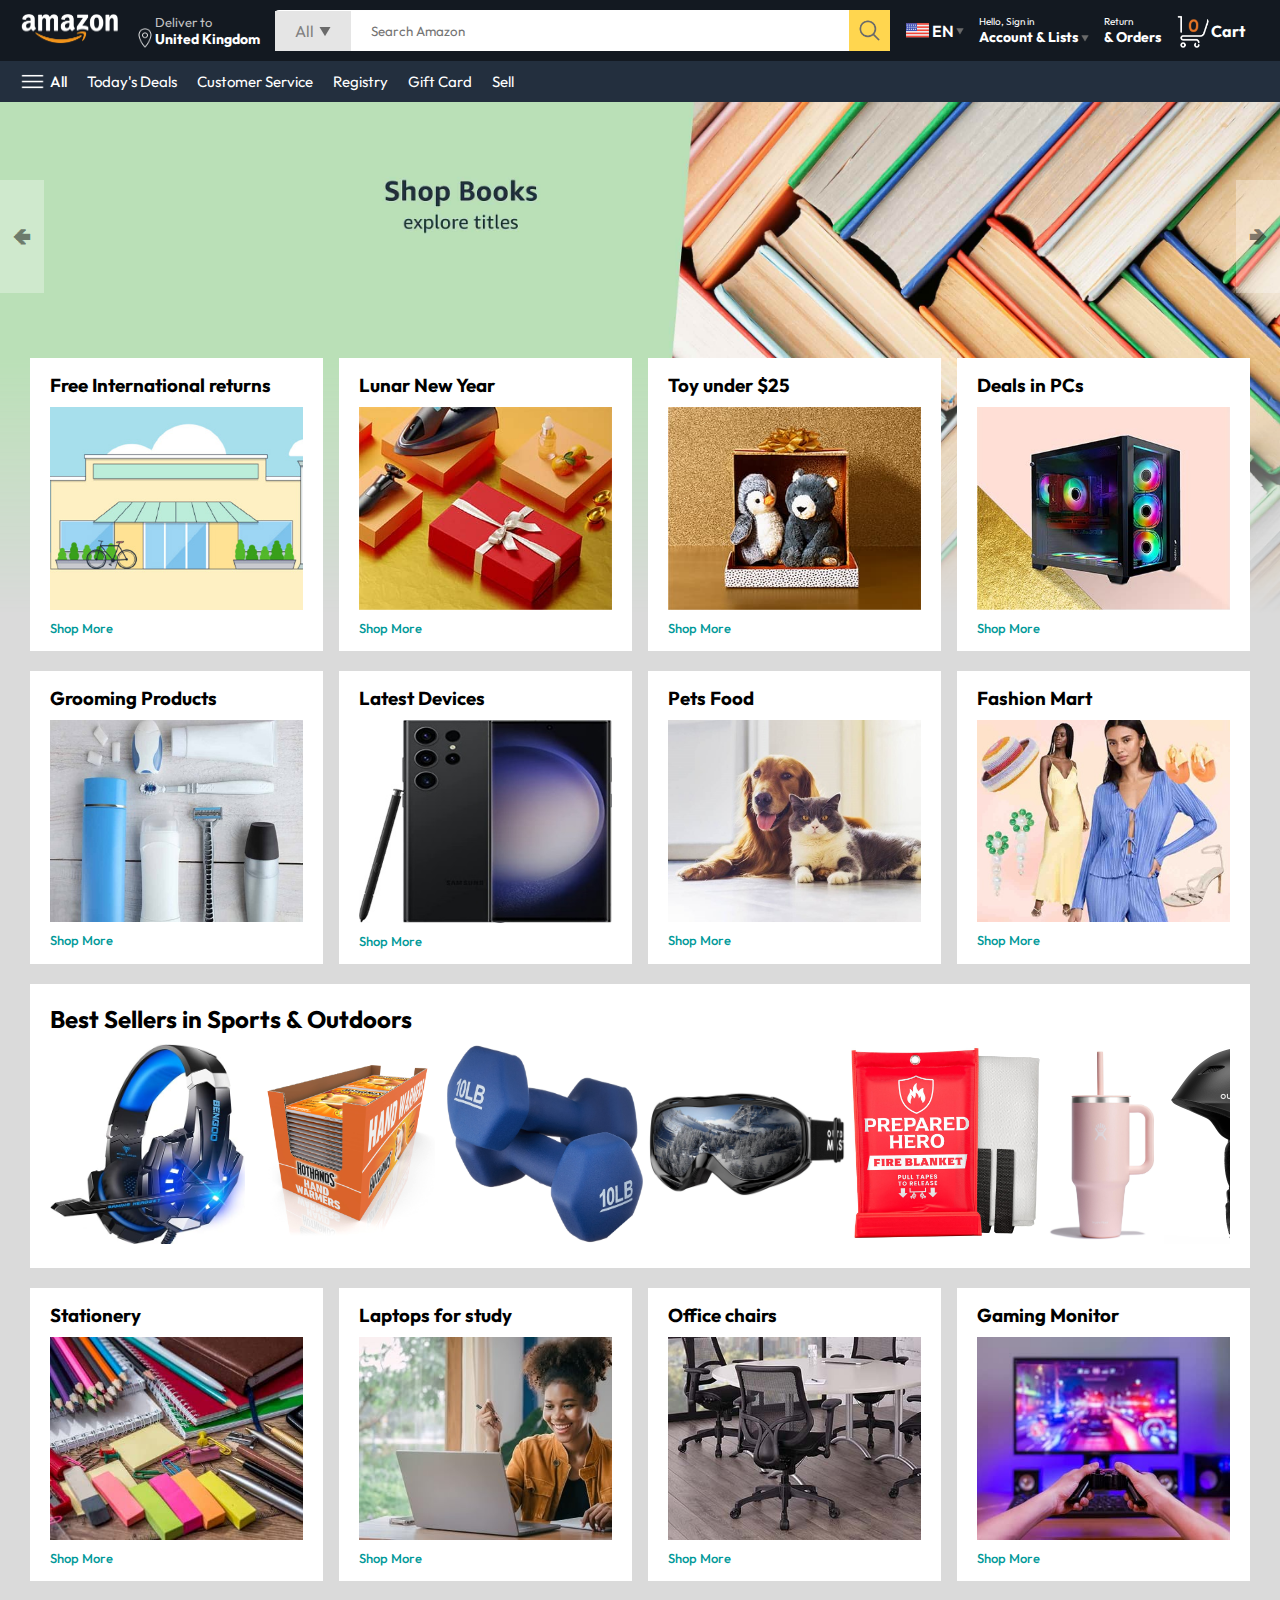
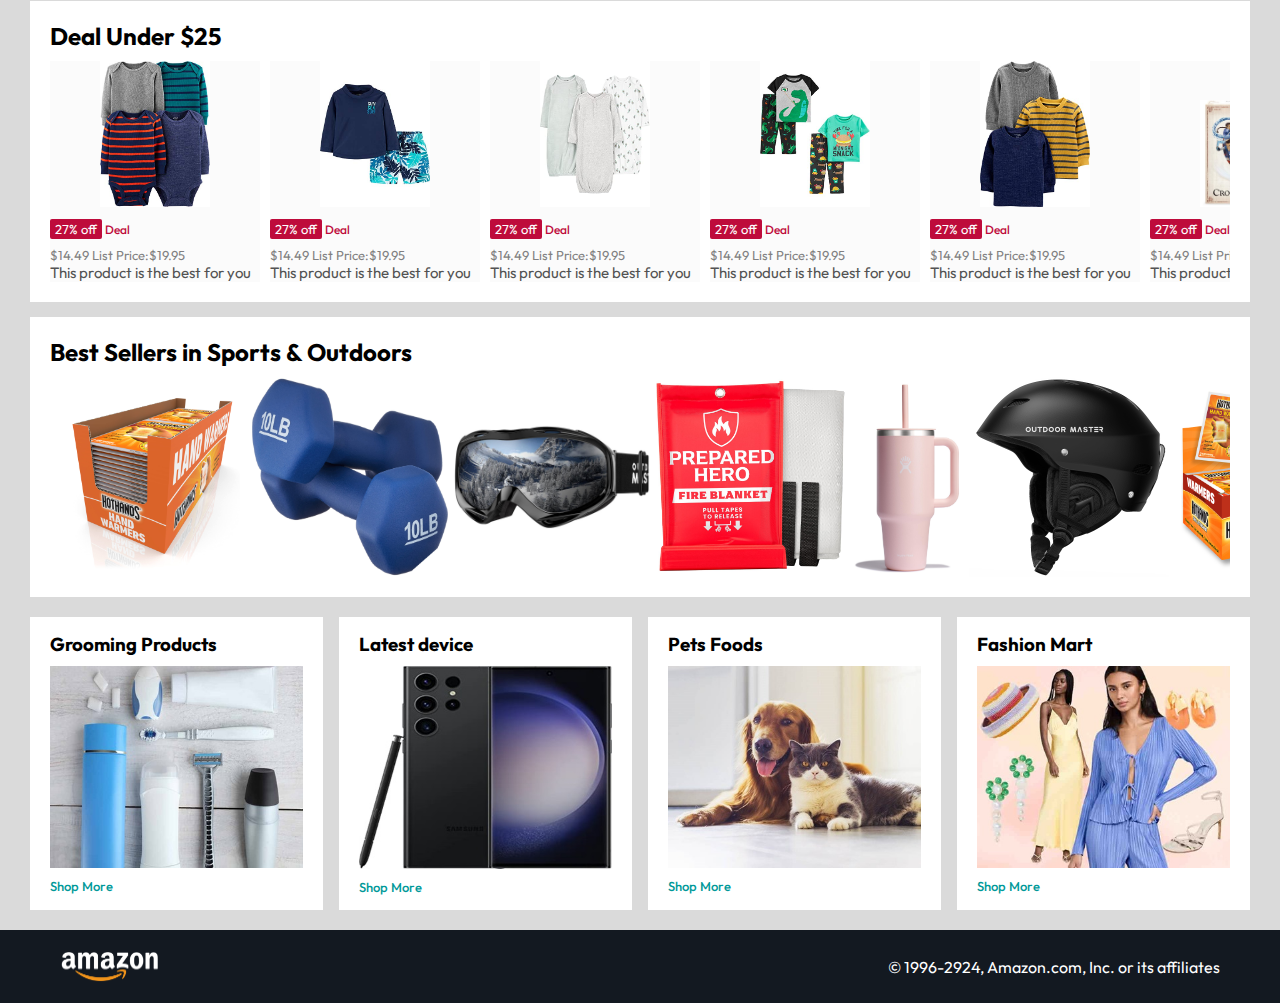
<file: index.html>
<!DOCTYPE html>
<html lang="en">
<head>
    <meta charset="UTF-8">
    <meta name="viewport" content="width=device-width, initial-scale=1.0">
    <title>Amazon Clone</title>
    <link rel="stylesheet" href='style.css'>
</head>
<body>
    <nav>
        <a href="/">
            <img src="/assets/amazon_logo.png" width="100" alt="">
        </a>
        <div class="nav-country">
            <img src="./assets/location_icon.png" height="20" alt="" />
            <div>
                <p>Deliver to</p>
                <h1>United Kingdom</h1>
            </div>
        </div>
        <div class="nav-search">
            <div>
               <div class="nav-search-categories">
                <p>All</p>
                <img src="./assets/dropdown_icon.png" height="12" alt="" />
               </div> 
            </div>
            <input type="text" class="nav-search-input" placeholder="Search Amazon" />
            <img src="./assets/search_icon.png" class="nav-search-icon"  />
        </div>
        <div class="nav-language">
            <img src="./assets/us_flag.png" width="25px" alt="" />
            <p>EN</p>
            <img src="./assets/dropdown_icon.png" width="8px" alt="" />
        </div>
        <div class="nav-text">
            <p><a href="/signin.html">Hello, Sign in</a></p>
            <h1>Account & Lists <img src="./assets/dropdown_icon.png" width="8px" alt=""/></h1>
        </div>
        <div class="nav-text">
            <p>Return</p>
            <h1>& Orders</h1>
        </div>

        <a href="/signin.html">
            <img class="mobile-user-icon" src="/assets/user.png" alt=""  width="25px" style=" display: none"/>
        </a>
        <a href="/cart.html" class="nav-cart">
            <img src="./assets/cart_icon.png" width="35px" alt="">
            <h4>Cart</h4>
        </a>
    </nav>

    <div class="nav-bottom">
        <div>
            <img src="./assets/menu_icon.png" width="25px" alt=""/>
            <p>All</p>
        </div>
           <p>Today's Deals</p>
            <p>Customer Service</p>
            <p>Registry</p>
            <p>Gift Card</p>
            <p>Sell</p>
    </div>

    <div class="header-slider">
        <a href="#" class="control_prev">&#129144</a>
        <a href="#" class="control_next">&#129146 </a>
        <ul>
            <img src="./assets/header1.jpg" class="header-img" alt="">
            <img src="./assets/header2.jpg" class="header-img" alt="">
            <img src="./assets/header3.jpg" class="header-img" alt="">
            <img src="./assets/header4.jpg" class="header-img" alt="">
            <img src="./assets/header5.jpg" class="header-img" alt="">
            <img src="./assets/header6.jpg" class="header-img" alt="">
        </ul>
    </div>

    <div class="box-row header-box">
        <div class="box-col">
            <h3>Free International returns</h3>
            <img src="./assets/box1-1.jpg" alt="" />
            <a href="/">Shop More</a>
        </div>
        <div class="box-col">
            <h3>Lunar New Year</h3>
            <img src="./assets/box1-2.jpg" alt="" />
            <a href="/">Shop More</a>
        </div>
        <div class="box-col">
            <h3>Toy under $25</h3>
            <img src="./assets/box1-3.jpg" alt="" />
            <a href="/">Shop More</a>
        </div>
        <div class="box-col">
            <h3>Deals in PCs</h3>
            <img src="./assets/box1-4.jpg" alt="" />
            <a href="/">Shop More</a>
        </div>
    </div>

    <div class="box-row">
        <div class="box-col">
            <h3>Grooming Products</h3>
            <img src="./assets/box2-1.jpg" alt="" />
            <a href="/">Shop More</a>
        </div>
        <div class="box-col">
            <h3>Latest Devices</h3>
            <img src="./assets/box2-2.jpg" alt="" />
            <a href="/">Shop More</a>
        </div>
        <div class="box-col">
            <h3>Pets Food</h3>
            <img src="./assets/box2-3.jpg" alt="" />
            <a href="/">Shop More</a>
        </div>
        <div class="box-col">
            <h3>Fashion Mart</h3>
            <img src="./assets/box2-4.jpg" alt="" />
            <a href="/">Shop More</a>
        </div>
    </div>

    <div class="product-slider">
        <h2>Best Sellers in Sports & Outdoors</h2>
        <div class="products">
            <a href="/product.html">
                <img src="./assets/product_img.jpg" alt="" />
            </a>
           
            <img src="./assets/product1-1.jpg" alt="" />
            <img src="./assets/product1-2.jpg" alt="" />
            <img src="./assets/product1-3.jpg" alt="" />
            <img src="./assets/product1-4.jpg" alt="" />
            <img src="./assets/product1-5.jpg" alt="" />
            <img src="./assets/product1-6.jpg" alt="" />
            <img src="./assets/product1-7.jpg" alt="" />
            <img src="./assets/product1-8.jpg" alt="" />
            <img src="./assets/product1-9.jpg" alt="" />
            <img src="./assets/product1-10.jpg" alt="" />
        </div>
    </div>

    <div class="box-row">
        <div class="box-col">
            <h3>Stationery</h3>
            <img src="./assets/box3-1.jpg" alt="" />
            <a href="/">Shop More</a>
        </div>
        <div class="box-col">
            <h3>Laptops for study</h3>
            <img src="./assets/box3-2.jpg" alt="" />
            <a href="/">Shop More</a>
        </div>
        <div class="box-col">
            <h3>Office chairs</h3>
            <img src="./assets/box3-3.jpg" alt="" />
            <a href="/">Shop More</a>
        </div>
        <div class="box-col">
            <h3>Gaming Monitor</h3>
            <img src="./assets/box3-4.jpg" alt="" />
            <a href="/">Shop More</a>
        </div>
    </div>

    <div class="product-slider-with-price">
        <h2>Deal Under $25</h2>
        <div class="products">
            <div class="product-card">
                <div class="product-img-container">
                   <img src="./assets/product2-1.jpg" /> 
                </div>
                <div class="product-offer">
                    <p>27% off</p> <span>Deal</span>
                </div>
                <p class="product-price">$<span>14.49</span> List Price:$19.95</p>
                <h4>This product is the best for you</h4>
            </div>
           
                <div class="product-card">
                    <div class="product-img-container">
                       <img src="./assets/product2-2.jpg" /> 
                    </div>
                    <div class="product-offer">
                        <p>27% off</p> <span>Deal</span>
                    </div>
                    <p class="product-price">$<span>14.49</span> List Price:$19.95</p>
                    <h4>This product is the best for you</h4>
                </div>
              
                    <div class="product-card">
                        <div class="product-img-container">
                           <img src="./assets/product2-3.jpg" /> 
                        </div>
                        <div class="product-offer">
                            <p>27% off</p> <span>Deal</span>
                        </div>
                        <p class="product-price">$<span>14.49</span> List Price:$19.95</p>
                        <h4>This product is the best for you</h4>
                    </div>
                   
                        <div class="product-card">
                            <div class="product-img-container">
                               <img src="./assets/product2-4.jpg" /> 
                            </div>
                            <div class="product-offer">
                                <p>27% off</p> <span>Deal</span>
                            </div>
                            <p class="product-price">$<span>14.49</span> List Price:$19.95</p>
                            <h4>This product is the best for you</h4>
                        </div>
                       
                            <div class="product-card">
                                <div class="product-img-container">
                                   <img src="./assets/product2-5.jpg" /> 
                                </div>
                                <div class="product-offer">
                                    <p>27% off</p> <span>Deal</span>
                                </div>
                                <p class="product-price">$<span>14.49</span> List Price:$19.95</p>
                                <h4>This product is the best for you</h4>
                            </div>
                          
                                <div class="product-card">
                                    <div class="product-img-container">
                                       <img src="./assets/product2-6.jpg" /> 
                                    </div>
                                    <div class="product-offer">
                                        <p>27% off</p> <span>Deal</span>
                                    </div>
                                    <p class="product-price">$<span>14.49</span> List Price:$19.95</p>
                                    <h4>This product is the best for you</h4>
                                </div>
                             
                                    <div class="product-card">
                                        <div class="product-img-container">
                                           <img src="./assets/product2-7.jpg" /> 
                                        </div>
                                        <div class="product-offer">
                                            <p>27% off</p> <span>Deal</span>
                                        </div>
                                        <p class="product-price">$<span>14.49</span> List Price:$19.95</p>
                                        <h4>This product is the best for you</h4>
                                    </div>
                                   
                                        <div class="product-card">
                                            <div class="product-img-container">
                                               <img src="./assets/product2-8.jpg" /> 
                                            </div>
                                            <div class="product-offer">
                                                <p>27% off</p> <span>Deal</span>
                                            </div>
                                            <p class="product-price">$<span>14.49</span> List Price:$19.95</p>
                                            <h4>This product is the best for you</h4>
                                        </div>
                                       
                                            <div class="product-card">
                                                <div class="product-img-container">
                                                   <img src="./assets/product2-9.jpg" /> 
                                                </div>
                                                <div class="product-offer">
                                                    <p>27% off</p> <span>Deal</span>
                                                </div>
                                                <p class="product-price">$<span>14.49</span> List Price:$19.95</p>
                                                <h4>This product is the best for you</h4>
                                            </div>
                                          
                                                <div class="product-card">
                                                    <div class="product-img-container">
                                                       <img src="./assets/product2-10.jpg" /> 
                                                    </div>
                                                    <div class="product-offer">
                                                        <p>27% off</p> <span>Deal</span>
                                                    </div>
                                                    <p class="product-price">$<span>14.49</span> List Price:$19.95</p>
                                                    <h4>This product is the best for you</h4>
                                                </div>
                                              
                                                    <div class="product-card">
                                                        <div class="product-img-container">
                                                           <img src="./assets/product2-11.jpg" /> 
                                                        </div>
                                                        <div class="product-offer">
                                                            <p>27% off</p> <span>Deal</span>
                                                        </div>
                                                        <p class="product-price">$<span>14.49</span> List Price:$19.95</p>
                                                        <h4>This product iss the best for you</h4>
                                                    </div>
                                                 
                                                        <div class="product-card">
                                                            <div class="product-img-container">
                                                               <img src="./assets/product2-12.jpg" /> 
                                                            </div>
                                                            <div class="product-offer">
                                                                <p>27% off</p> <span>Deal</span>
                                                            </div>
                                                            <p class="product-price">$<span>14.49</span> List Price:$19.95</p>
                                                            <h4>This product iss the best for you</h4>
                                                        </div>
                                                    </div>
                                                </div>

                                                <div class="product-slider">
                                                    <h2>Best Sellers in Sports & Outdoors</h2>
                                                    <div class="products">
                                                        <img src="./assets/product1-1.jpg" alt="" />
                                                        <img src="./assets/product1-2.jpg" alt="" />
                                                        <img src="./assets/product1-3.jpg" alt="" />
                                                        <img src="./assets/product1-4.jpg" alt="" />
                                                        <img src="./assets/product1-5.jpg" alt="" />
                                                        <img src="./assets/product1-6.jpg" alt="" />
                                                        <img src="./assets/product1-7.jpg" alt="" />
                                                        <img src="./assets/product1-8.jpg" alt="" />
                                                        <img src="./assets/product1-9.jpg" alt="" />
                                                        <img src="./assets/product1-10.jpg" alt="" />
                                                    </div>
                                                </div>

                                                <div class="box-row">
                                                    <div class="box-col">
                                                        <h3>Grooming Products</h3>
                                                        <img src="./assets/box2-1.jpg" alt="" />
                                                        <a href="/">Shop More</a>
                                                    </div>
                                                    <div class="box-col">
                                                        <h3>Latest device</h3>
                                                        <img src="./assets/box2-2.jpg" alt="" />
                                                        <a href="/">Shop More</a>
                                                    </div>
                                                    <div class="box-col">
                                                        <h3>Pets Foods</h3>
                                                        <img src="./assets/box2-3.jpg" alt="" />
                                                        <a href="/">Shop More</a>
                                                    </div>
                                                    <div class="box-col">
                                                        <h3>Fashion Mart</h3>
                                                        <img src="./assets/box2-4.jpg" alt="" />
                                                        <a href="/">Shop More</a>
                                                    </div>
                                                </div>
                                                <footer>
         <img src="./assets/amazon_logo.png" width="100" alt="" />                                 
         <p>
            &copy 1996-2924, Amazon.com, Inc. or its affiliates</p>
                                                </footer>

    <script src='script.js'></script>

</body>
</html>
</file>
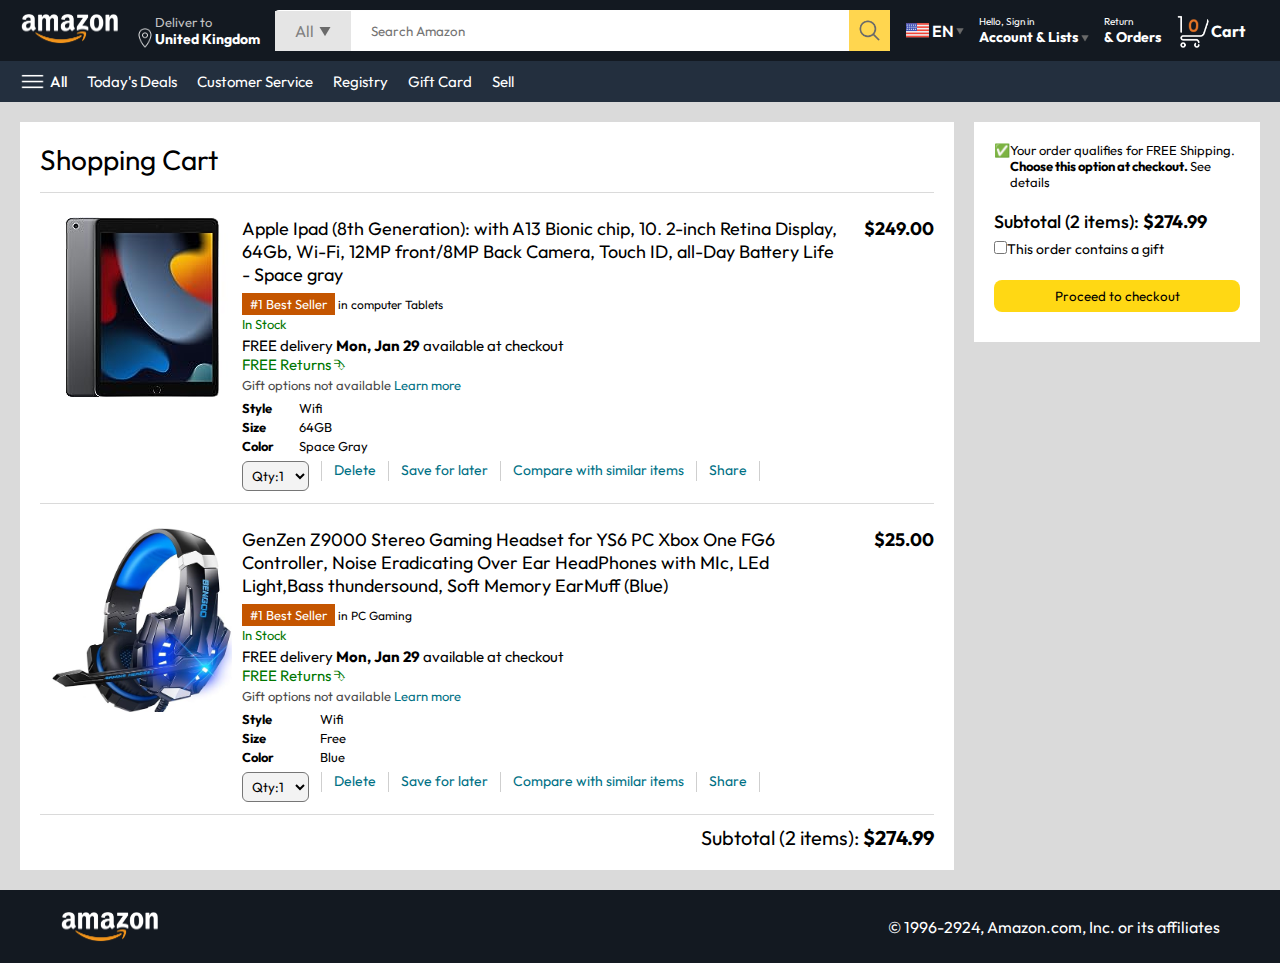
<file: cart.html>
<!DOCTYPE html>
<html lang="en">
<head>
    <meta charset="UTF-8">
    <meta name="viewport" content="width=device-width, initial-scale=1.0">
    <title>Cart</title>
    <link rel="stylesheet" href="./style.css">
    <link rel="stylesheet" href="./cart.css">
</head>
<body>
    
    <nav>
        <a href="/">
            <img src="/assets/amazon_logo.png" width="100" alt="">
        </a>
        <div class="nav-country">
            <img src="./assets/location_icon.png" height="20" alt="" />
            <div>
                <p>Deliver to</p>
                <h1>United Kingdom</h1>
            </div>
        </div>
        <div class="nav-search">
            <div>
               <div class="nav-search-categories">
                <p>All</p>
                <img src="./assets/dropdown_icon.png" height="12" alt="" />
               </div> 
            </div>
            <input type="text" class="nav-search-input" placeholder="Search Amazon" />
            <img src="./assets/search_icon.png" class="nav-search-icon"  />
        </div>
        <div class="nav-language">
            <img src="./assets/us_flag.png" width="25px" alt="" />
            <p>EN</p>
            <img src="./assets/dropdown_icon.png" width="8px" alt="" />
        </div>
        <div class="nav-text">
            <p><a href="/signin.html">Hello, Sign in</a></p>
            <h1>Account & Lists <img src="./assets/dropdown_icon.png" width="8px" alt=""/></h1>
        </div>
        <div class="nav-text">
            <p>Return</p>
            <h1>& Orders</h1>
        </div>

        <a href="/signin.html">
            <img class="mobile-user-icon" src="/assets/user.png" alt=""  width="25px" style=" display: none"/>
        </a>

        <a href="/" class="nav-cart">
            <img src="./assets/cart_icon.png" width="35px" alt="">
            <h4>Cart</h4>
        </a>
    </nav>

    <div class="nav-bottom">
        <div>
            <img src="./assets/menu_icon.png" width="25px" alt=""/>
            <p>All</p>
        </div>
           <p>Today's Deals</p>
            <p>Customer Service</p>
            <p>Registry</p>
            <p>Gift Card</p>
            <p>Sell</p>
    </div>

    <div class="cart">
        <div class="cart-left">
            <h1>Shopping Cart</h1>
            <hr>
            <div class="product-cart-list">
                <img src="./assets/ipad_img.jpg" alt="" width="180px" />
                <div>
                    <div class="product-cart-titleprice">
                        <p>Apple Ipad (8th Generation): with A13 Bionic chip, 10. 2-inch Retina Display, 64Gb, Wi-Fi, 12MP front/8MP Back Camera, Touch ID, all-Day Battery Life - Space gray</p>
                        <p><b>$249.00</b></p>
                    </div>
                    <p class="product-cart-bestseller"><span>#1 Best Seller</span> in computer Tablets</p>
                    <p class="product-cart-stock">In Stock</p>
                    <p class="product-cart-delivery">FREE delivery <b>Mon, Jan 29</b> available at checkout</p>
                    <p class="product-cart-returns">FREE Returns &#11191</p>
                    <p class="product-cart-gift-option">Gift options not available <span>Learn more</span></p>
                    <div class="product-cart-specs">
                        <p><b>Style</b></p> <p>Wifi</p>
                        <p><b>Size</b></p> <p>64GB</p>
                        <p><b>Color</b></p> <p>Space Gray</p>
                    </div>

                    <div class="cart-list-action">
                        <select>
                            <option value="1">Qty:1</option>
                            <option value="2">Qty:2</option>
                            <option value="3">Qty:3</option>
                            <option value="4">Qty:4</option>
                            <option value="5">Qty:5</option>
                        </select>
                        <hr>
                        <p class="action-btn">Delete</p>
                        <hr>
                        <p class="action-btn">Save for later</p>
                        <hr>
                        <p class="action-btn">Compare with similar items</p>
                        <hr>
                        <p class="action-btn">Share</p>
                        <hr>
                    </div>

                </div>
            </div>

            <hr>
            <div class="product-cart-list">
                <img src="./assets/product_img.jpg" alt=""  width="180px"/>
                <div>
                    <div class="product-cart-titleprice">
                        <p> GenZen Z9000 Stereo Gaming Headset for YS6 PC Xbox One FG6 Controller, Noise Eradicating Over Ear HeadPhones with MIc, LEd Light,Bass thundersound, Soft Memory EarMuff (Blue)</p>
                        <p><b>$25.00</b></p>
                    </div>
                    <p class="product-cart-bestseller"><span>#1 Best Seller</span> in PC Gaming</p>
                    <p class="product-cart-stock">In Stock</p>
                    <p class="product-cart-delivery">FREE delivery <b>Mon, Jan 29</b> available at checkout</p>
                    <p class="product-cart-returns">FREE Returns &#11191</p>
                    <p class="product-cart-gift-option">Gift options not available <span>Learn more</span></p>
                    <div class="product-cart-specs">
                        <p><b>Style</b></p> <p>Wifi</p>
                        <p><b>Size</b></p> <p>Free</p>
                        <p><b>Color</b></p> <p>Blue</p>
                    </div>

                    <div class="cart-list-action">
                        <select>
                            <option value="1">Qty:1</option>
                            <option value="2">Qty:2</option>
                            <option value="3">Qty:3</option>
                            <option value="4">Qty:4</option>
                            <option value="5">Qty:5</option>
                        </select>
                        <hr>
                        <p class="">Delete</p>
                        <hr>
                        <p class="">Save for later</p>
                        <hr>
                        <p class="">Compare with similar items</p>
                        <hr>
                        <p class="">Share</p>
                        <hr>
                    </div>

                </div>
            </div>
            <hr>
            <div class="cart-list-subtotal">
                Subtotal (2 items): <b>$274.99</b>
            </div>
        </div>
        <div class="cart-right">
            <div class="cart-free-delivery">
                <p>&#x2705</p>
                <p>Your order qualifies for FREE Shipping. <b>Choose this option at checkout. </b> See details</p>
            </div>
            <p class="cart-subtotal">Subtotal (2 items): <b>$274.99</b></p>
            <p class="cart-right-gift"> <input type="checkbox" />This order contains a gift</p>
            <button>Proceed to checkout</button>
        </div>
    </div>
   
    <footer class="foot-card">
        <img src="./assets/amazon_logo.png" width="100" alt="" />                                 
        <p>
           &copy 1996-2924, Amazon.com, Inc. or its affiliates</p>
                                               </footer>
</body>
</html>
</file>
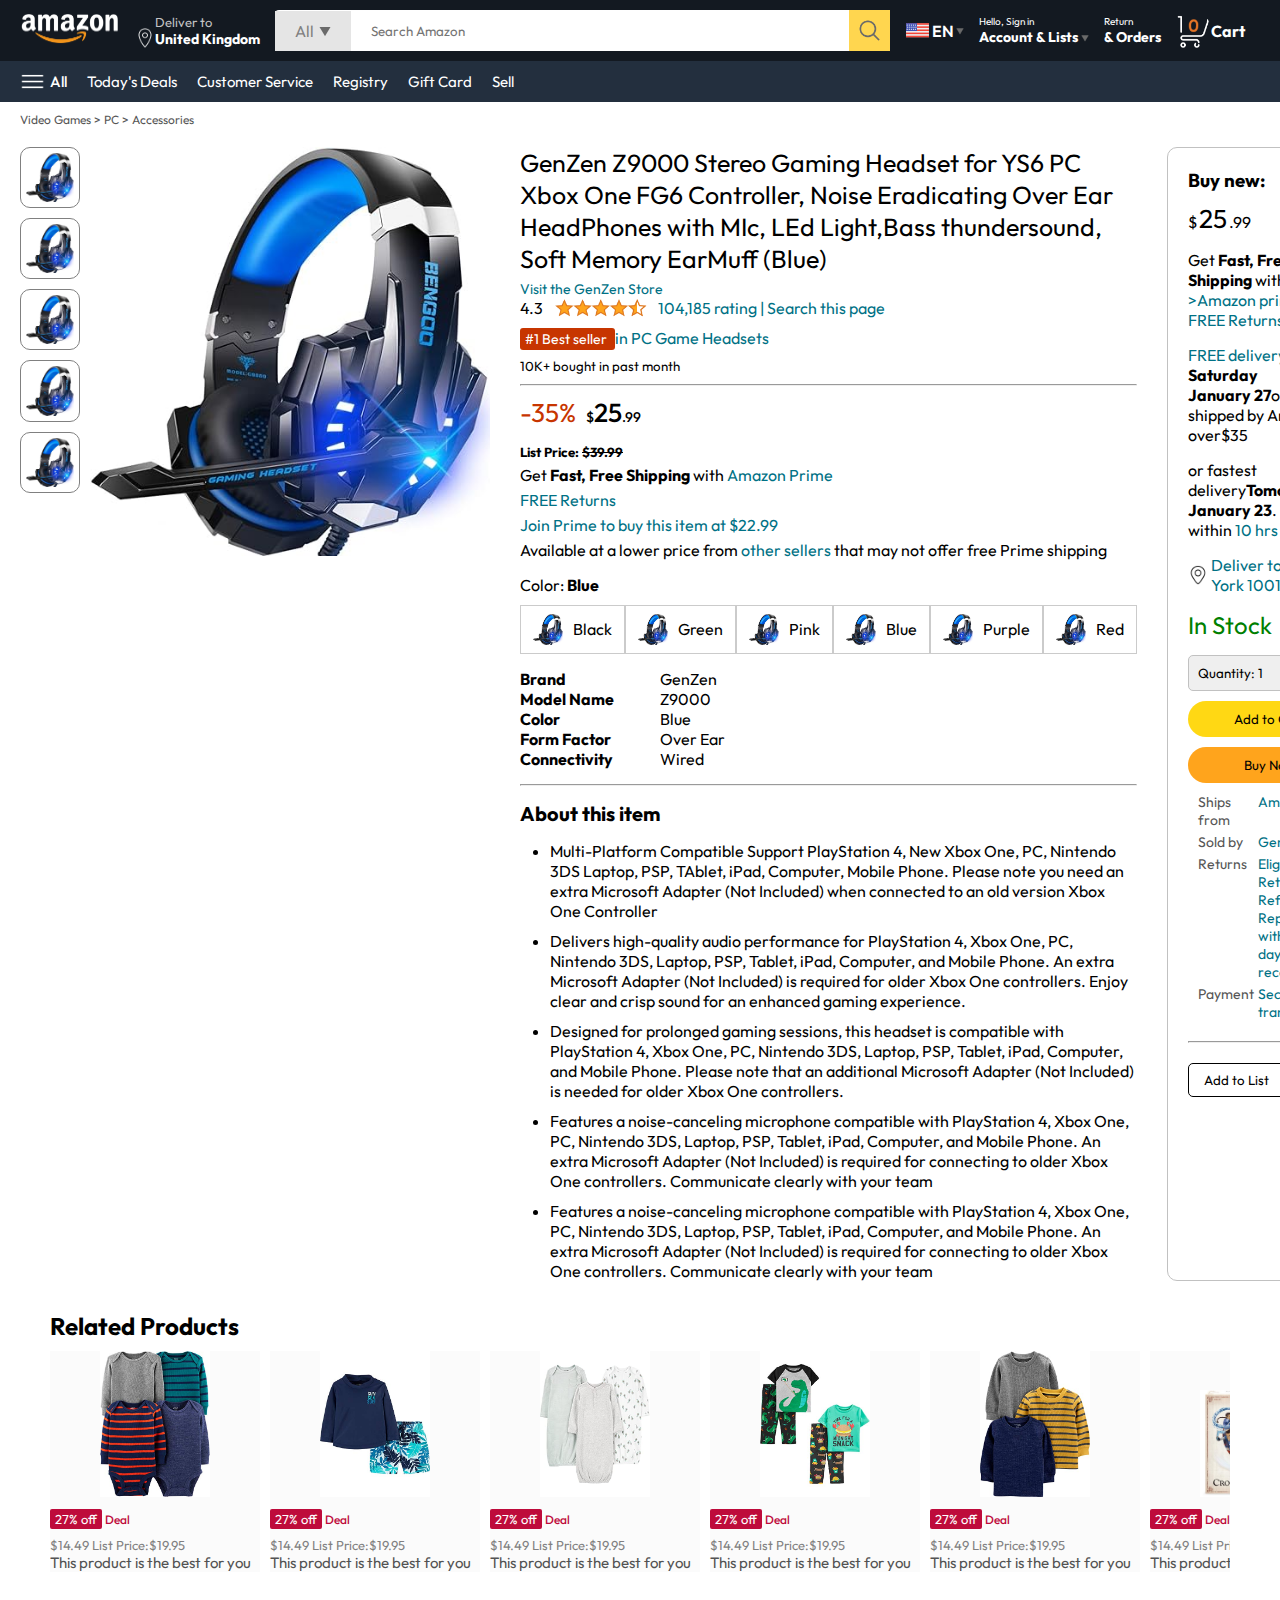
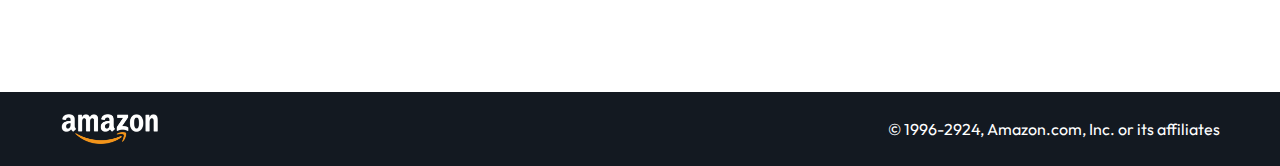
<file: product.html>
<!DOCTYPE html>
<html lang="en">
<head>
    <meta charset="UTF-8">
    <meta name="viewport" content="width=device-width, initial-scale=1.0">
    <title>Product</title>
    <link rel="stylesheet" href='style.css'>
    <link rel="stylesheet" href='product.css'>
</head>
<body>
    <nav>
        <a href="/">
            <img src="/assets/amazon_logo.png" width="100" alt="">
        </a>
        <div class="nav-country">
            <img src="./assets/location_icon.png" height="20" alt="" />
            <div>
                <p>Deliver to</p>
                <h1>United Kingdom</h1>
            </div>
        </div>
        <div class="nav-search">
            <div>
               <div class="nav-search-categories">
                <p>All</p>
                <img src="./assets/dropdown_icon.png" height="12" alt="" />
               </div> 
            </div>
            <input type="text" class="nav-search-input" placeholder="Search Amazon" />
            <img src="./assets/search_icon.png" class="nav-search-icon"  />
        </div>
        <div class="nav-language">
            <img src="./assets/us_flag.png" width="25px" alt="" />
            <p>EN</p>
            <img src="./assets/dropdown_icon.png" width="8px" alt="" />
        </div>
        <div class="nav-text">
            <p><a href="/signin.html">Hello, Sign in</a></p>
            <h1>Account & Lists <img src="./assets/dropdown_icon.png" width="8px" alt=""/></h1>
        </div>
        <div class="nav-text">
            <p>Return</p>
            <h1>& Orders</h1>
        </div>

        
        <a href="/signin.html">
            <img class="mobile-user-icon" src="/assets/user.png" alt=""  width="25px" style=" display: none"/>
        </a>

        <a href="/cart.html" class="nav-cart">
            <img src="./assets/cart_icon.png" width="35px" alt="">
            <h4>Cart</h4>
        </a>
    </nav>

    <div class="nav-bottom">
        <div>
            <img src="./assets/menu_icon.png" width="25px" alt=""/>
            <p>All</p>
        </div>
           <p>Today's Deals</p>
            <p>Customer Service</p>
            <p>Registry</p>
            <p>Gift Card</p>
            <p>Sell</p>
    </div>

    <P class="breadcrum">Video Games > PC > Accessories</P>

    <div class="product-display">
        <div class="product-d-image">
            <div class="product-icons">
                <img src="./assets/product_img.jpg" alt="" width="60" />
                <img src="./assets/product_img.jpg" alt="" width="60" />
                <img src="./assets/product_img.jpg" alt="" width="60" />
                <img src="./assets/product_img.jpg" alt="" width="60" />
                <img src="./assets/product_img.jpg" alt="" width="60" />
            </div>
            <div class="product-main-image">
                <img src="./assets/product_img.jpg"  width="400"/>
            </div>
            
        </div>
        <div class="product-d-details">
            <p class="product-title">
                GenZen Z9000 Stereo Gaming Headset for YS6 PC Xbox One FG6 Controller, Noise Eradicating Over Ear HeadPhones with MIc, LEd Light,Bass thundersound, Soft Memory EarMuff (Blue)
            </p>
            <p class="brand-store">Visit the GenZen Store</p>
            <div class="product-rating">
                <div>
                    <div>4.3<img src="./assets/rating_img.png" height="20px" /></div>
                    <p>104,185 rating | Search this page</p>
                </div>
                <p><span>#1 Best seller </span>in PC Game Headsets</p>
                <h5>10K+ bought in past month</h5>
                <hr>
            </div>
           
            <div class="product-d-price">
                <div>
                    <p>-35%</p>
                    <h1>$<span>25</span>.99</h1>
                </div>
                <h5>List Price: <span>$39.99</span></h5>
                <p>Get <b>Fast, Free Shipping</b> with <span>Amazon Prime</span></p>
                <p><span>FREE Returns</span></p>
                <p><span>Join Prime to buy this item at $22.99</span></p>
                <p>Available at a lower price from <span>other sellers</span> that may not offer free Prime shipping</p>
            </div>
            
            <div class="product-color-selection">
              <p>Color: <b>Blue</b></p>
              <div class="product-color-options">
                <div class="option">
                    <img src="./assets/product_img.jpg" alt="" width="30px"/>
                    <p>Black</p>
                </div>
                <div class="option">
                    <img src="./assets/product_img.jpg" alt="" width="30px"/>
                    <p>Green</p>
                </div>
                <div class="option">
                    <img src="./assets/product_img.jpg" alt="" width="30px"/>
                    <p>Pink</p>
                </div>
                <div class="option">
                    <img src="./assets/product_img.jpg" alt="" width="30px"/>
                    <p>Blue</p>
                </div>
                <div class="option">
                    <img src="./assets/product_img.jpg" alt="" width="30px"/>
                    <p>Purple</p>
                </div>
                <div class="option">
                    <img src="./assets/product_img.jpg" alt="" width="30px"/>
                    <p>Red</p>
                </div>
              </div>  
            </div>

            <div class="product-info">
                <p><b>Brand</b></p><p>GenZen</p>
                <p><b>Model Name</b></p><p>Z9000</p>
                <p><b>Color</b></p><p>Blue</p>
                <p><b>Form Factor</b></p><p>Over Ear</p>
               <p><b>Connectivity</b></p><p>Wired</p>
               </div>
               <hr>
               <div class="product-description">
                    <h1>About this item</h1>
                    <ul>
                        <li>Multi-Platform Compatible Support PlayStation 4, New Xbox One, PC, Nintendo 3DS Laptop, PSP, TAblet, iPad, Computer, Mobile Phone. Please note you need an extra Microsoft Adapter (Not Included) when connected to an old version Xbox One Controller</li>
                        <li> Delivers high-quality audio performance for PlayStation 4, Xbox One, PC, Nintendo 3DS, Laptop, PSP, Tablet, iPad, Computer, and Mobile Phone. An extra Microsoft Adapter (Not Included) is required for older Xbox One controllers. Enjoy clear and crisp sound for an enhanced gaming experience.
                        </li>
                        <li> Designed for prolonged gaming sessions, this headset is compatible with PlayStation 4, Xbox One, PC, Nintendo 3DS, Laptop, PSP, Tablet, iPad, Computer, and Mobile Phone. Please note that an additional Microsoft Adapter (Not Included) is needed for older Xbox One controllers.</li>
                        <li>Features a noise-canceling microphone compatible with PlayStation 4, Xbox One, PC, Nintendo 3DS, Laptop, PSP, Tablet, iPad, Computer, and Mobile Phone. An extra Microsoft Adapter (Not Included) is required for connecting to older Xbox One controllers. Communicate clearly with your team</li>
                        <li>Features a noise-canceling microphone compatible with PlayStation 4, Xbox One, PC, Nintendo 3DS, Laptop, PSP, Tablet, iPad, Computer, and Mobile Phone. An extra Microsoft Adapter (Not Included) is required for connecting to older Xbox One controllers. Communicate clearly with your team</li>
                    </ul>
               </div>
        </div>
        <div class="product-d-purchase">
            <div class="title">
                <h3>Buy new:</h3> <img src="./assets/circle_icon.png" alt="" width="20px"/>
            </div>
            <h1 class="price">$<span>25</span>.99</h1>
            <div class="gap">
                <p>Get <b>Fast, Free Shipping</b> with <span>>Amazon prime</span</p>
                <p><span>FREE Returns</span></p>
            </div>
            <div class="gap">
                <p><span>FREE delivery</span> <b>Saturday</b></p>
                <p><b>January 27</b>on orders shipped by Amazon over$35</p>
            </div>
            <div class="gap">
              <p>or fastest delivery<b>Tomorrow</b>, <b>January 23</b>. Order within <span>10 hrs 56 mins</span></p>
            </div>
            <div class="delivery-location">
                <img src="./assets/location_icon_dark.png" alt="" width="20px"/>
                <p><span>Deliver to New York 10014</span></p>
            </div>
            <h2 class="product-stock">In Stock</h2>
            <select class="product-quantity">
              <option value="1">Quantity: 1</option>  
              <option value="2">Quantity: 2</option>  
              <option value="3">Quantity: 3</option>  
            </select>
            <button class="btn">Add to Cart</button>
            <button class="btn product-buy">Buy Now</button>

            <div class="product-seller-info">
                <p>Ships from</p> <p><span>Amazon</span></p>
                <p>Sold by</p> <p><span>GenZen</span></p>
                <p>Returns</p> <p><span>Eligible for Returns, Refund or Replacement within 30 days of receipt</span></p>
                <p>Payment</p> <p><span>Secure transaction</span></p>
            </div>
            <hr>
            <button class="product-add-list">Add to List</button>
        </div>
    </div>

    
    <div class="product-slider-with-price">
        <h2>Related Products</h2>
        <div class="products">
            <div class="product-card">
                <div class="product-img-container">
                   <img src="./assets/product2-1.jpg" /> 
                </div>
                <div class="product-offer">
                    <p>27% off</p> <span>Deal</span>
                </div>
                <p class="product-price">$<span>14.49</span> List Price:$19.95</p>
                <h4>This product is the best for you</h4>
            </div>
           
                <div class="product-card">
                    <div class="product-img-container">
                       <img src="./assets/product2-2.jpg" /> 
                    </div>
                    <div class="product-offer">
                        <p>27% off</p> <span>Deal</span>
                    </div>
                    <p class="product-price">$<span>14.49</span> List Price:$19.95</p>
                    <h4>This product is the best for you</h4>
                </div>
              
                    <div class="product-card">
                        <div class="product-img-container">
                           <img src="./assets/product2-3.jpg" /> 
                        </div>
                        <div class="product-offer">
                            <p>27% off</p> <span>Deal</span>
                        </div>
                        <p class="product-price">$<span>14.49</span> List Price:$19.95</p>
                        <h4>This product is the best for you</h4>
                    </div>
                   
                        <div class="product-card">
                            <div class="product-img-container">
                               <img src="./assets/product2-4.jpg" /> 
                            </div>
                            <div class="product-offer">
                                <p>27% off</p> <span>Deal</span>
                            </div>
                            <p class="product-price">$<span>14.49</span> List Price:$19.95</p>
                            <h4>This product is the best for you</h4>
                        </div>
                       
                            <div class="product-card">
                                <div class="product-img-container">
                                   <img src="./assets/product2-5.jpg" /> 
                                </div>
                                <div class="product-offer">
                                    <p>27% off</p> <span>Deal</span>
                                </div>
                                <p class="product-price">$<span>14.49</span> List Price:$19.95</p>
                                <h4>This product is the best for you</h4>
                            </div>
                          
                                <div class="product-card">
                                    <div class="product-img-container">
                                       <img src="./assets/product2-6.jpg" /> 
                                    </div>
                                    <div class="product-offer">
                                        <p>27% off</p> <span>Deal</span>
                                    </div>
                                    <p class="product-price">$<span>14.49</span> List Price:$19.95</p>
                                    <h4>This product is the best for you</h4>
                                </div>
                             
                                    <div class="product-card">
                                        <div class="product-img-container">
                                           <img src="./assets/product2-7.jpg" /> 
                                        </div>
                                        <div class="product-offer">
                                            <p>27% off</p> <span>Deal</span>
                                        </div>
                                        <p class="product-price">$<span>14.49</span> List Price:$19.95</p>
                                        <h4>This product is the best for you</h4>
                                    </div>
                                   
                                        <div class="product-card">
                                            <div class="product-img-container">
                                               <img src="./assets/product2-8.jpg" /> 
                                            </div>
                                            <div class="product-offer">
                                                <p>27% off</p> <span>Deal</span>
                                            </div>
                                            <p class="product-price">$<span>14.49</span> List Price:$19.95</p>
                                            <h4>This product is the best for you</h4>
                                        </div>
                                       
                                            <div class="product-card">
                                                <div class="product-img-container">
                                                   <img src="./assets/product2-9.jpg" /> 
                                                </div>
                                                <div class="product-offer">
                                                    <p>27% off</p> <span>Deal</span>
                                                </div>
                                                <p class="product-price">$<span>14.49</span> List Price:$19.95</p>
                                                <h4>This product is the best for you</h4>
                                            </div>
                                          
                                                <div class="product-card">
                                                    <div class="product-img-container">
                                                       <img src="./assets/product2-10.jpg" /> 
                                                    </div>
                                                    <div class="product-offer">
                                                        <p>27% off</p> <span>Deal</span>
                                                    </div>
                                                    <p class="product-price">$<span>14.49</span> List Price:$19.95</p>
                                                    <h4>This product is the best for you</h4>
                                                </div>
                                              
                                                    <div class="product-card">
                                                        <div class="product-img-container">
                                                           <img src="./assets/product2-11.jpg" /> 
                                                        </div>
                                                        <div class="product-offer">
                                                            <p>27% off</p> <span>Deal</span>
                                                        </div>
                                                        <p class="product-price">$<span>14.49</span> List Price:$19.95</p>
                                                        <h4>This product iss the best for you</h4>
                                                    </div>
                                                 
                                                        <div class="product-card">
                                                            <div class="product-img-container">
                                                               <img src="./assets/product2-12.jpg" /> 
                                                            </div>
                                                            <div class="product-offer">
                                                                <p>27% off</p> <span>Deal</span>
                                                            </div>
                                                            <p class="product-price">$<span>14.49</span> List Price:$19.95</p>
                                                            <h4>This product iss the best for you</h4>
                                                        </div>
                                                    </div>
                                                </div>

                                                <footer class="product-footer">
                                                    <img src="./assets/amazon_logo.png" width="100" alt="" />                                 
                                                    <p>
                                                       &copy 1996-2924, Amazon.com, Inc. or its affiliates</p>
                                                                                           </footer>
                                                <script>
                                                    const scrollContainer = document.querySelectorAll('.products');
for (const item of scrollContainer) {
    item.addEventListener('wheel', (evt) =>{
        evt.preventDefault();
        item.scrollLeft += evt.deltaY;
    })
}
                                                </script>

</body>
</html>
</file>
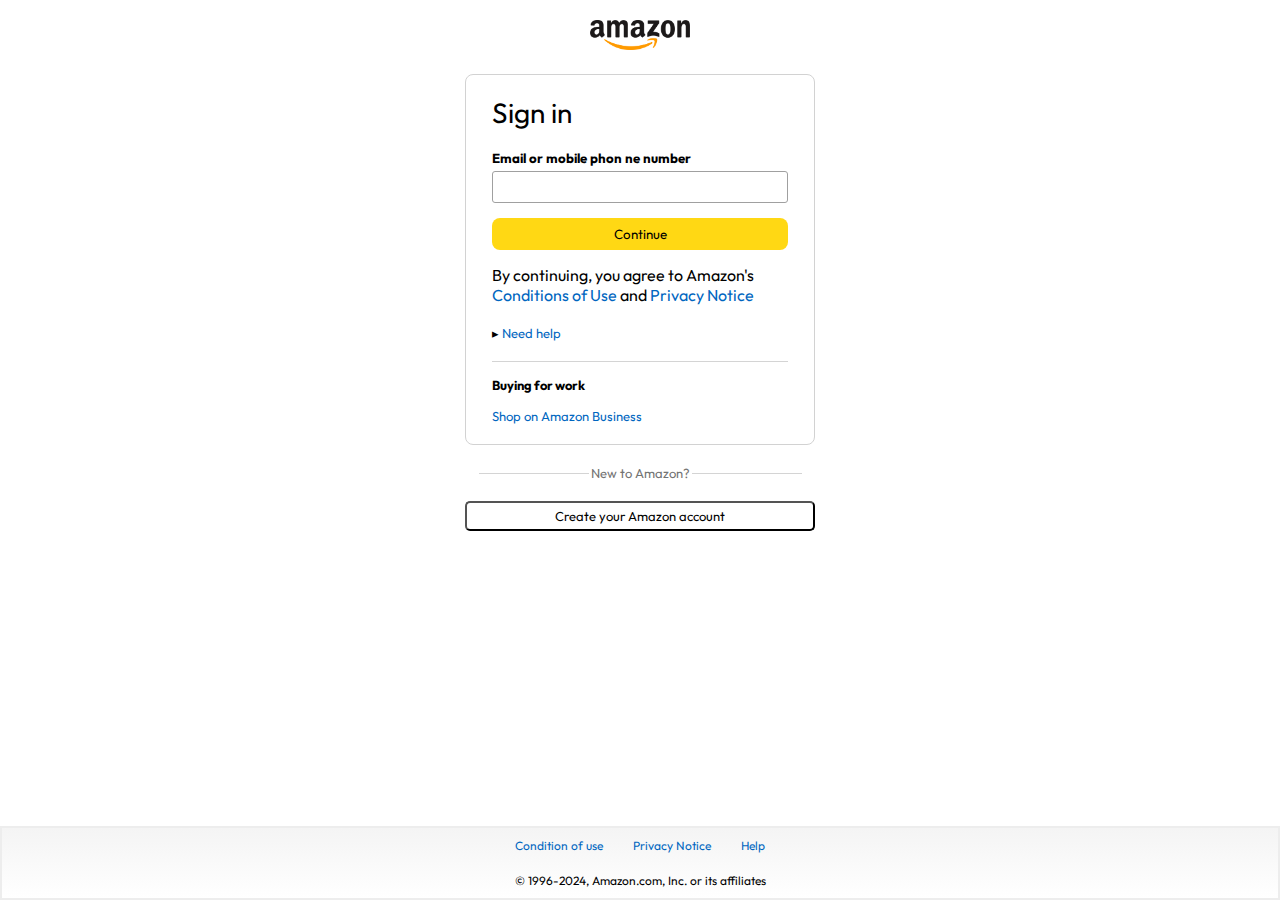
<file: signin.html>
<!DOCTYPE html>
<html lang="en">
<head>
    <meta charset="UTF-8">
    <meta name="viewport" content="width=device-width, initial-scale=1.0">
    <title>Sign In</title>
    <link rel="stylesheet" href="signin.css">
</head>
<body>
    <a href="/"><img class="logo" src="./assets/amazon_logo_dark.png" alt="" width="100px" /></a>
    <div class="sigin-container">
        <h1 class="sign-title">Sign in</h1>
        <h5 class="input-lable">Email or mobile phon ne number</h5>
        <input type="text" />
        <button>Continue</button>
        <p class="sign-condition">By continuing, you agree to Amazon's <span>Conditions of Use</span> and <span>Privacy Notice</span></p>
        <p class="sigin-help">&#9656 <span>Need help</span></p>
        <hr>
        <h4>Buying for work</h4>
        <p class="sigin-business"><span>Shop on Amazon Business</span></p>
    </div>
    <div class="sigin-bottom">
        <hr>
        <p>New to Amazon?</p>
        <hr>
    </div>
    <a href="/signup.html">
        <button class="signin-signup-btn">Create your Amazon account</button> 
    </a>
   
    <footer>
        <div class="footer-links">
            <a href="#">Condition of use</a>
            <a href="#">Privacy Notice</a>
            <a href="#">Help</a>
        </div>
        <p class="footer-copyright">  &copy 1996-2024, Amazon.com, Inc. or its affiliates</p>
    </footer>

</body>
</html>
</file>
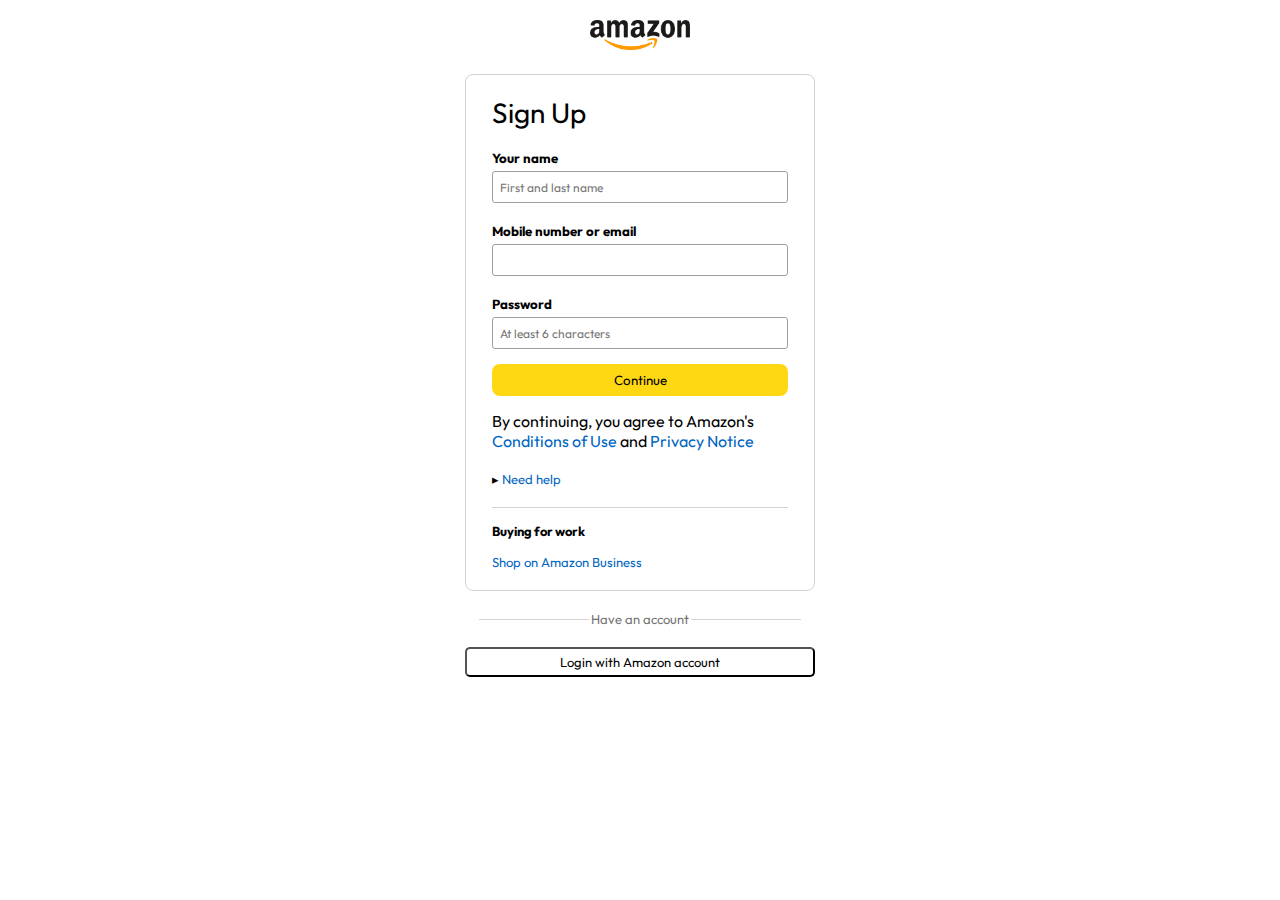
<file: signup.html>
<!DOCTYPE html>
<html lang="en">
<head>
    <meta charset="UTF-8">
    <meta name="viewport" content="width=device-width, initial-scale=1.0">
    <title>SignUp</title>
    <link rel="stylesheet" href="/signin.css">
</head>
<body>
    <a href="/"><img class="logo" src="./assets/amazon_logo_dark.png" alt="" width="100px" /></a>
    <div class="sigin-container">
        <h1 class="sign-title">Sign Up</h1>
        <h5 class="input-lable">Your name</h5>
        <input type="text" placeholder="First and last name" />
        <h5 class="input-lable">Mobile number or email</h5>
        <input type="text" />
        <h5 class="input-lable">Password</h5>
        <input type="password" placeholder="At least 6 characters" />
        <button>Continue</button>
        <p class="sign-condition">By continuing, you agree to Amazon's <span>Conditions of Use</span> and <span>Privacy Notice</span></p>
        <p class="sigin-help">&#9656 <span>Need help</span></p>
        <hr>
        <h4>Buying for work</h4>
        <p class="sigin-business"><span>Shop on Amazon Business</span></p>
    </div>
    <div class="sigin-bottom">
        <hr>
        <p>Have an account</p>
        <hr>
    </div>
    <a href="/signin.html">
        <button class="signin-signup-btn">Login with Amazon account</button> 
    </a>
   
    <!-- <footer>
        <div class="footer-links">
            <a href="#">Condition of use</a>
            <a href="#">Privacy Notice</a>
            <a href="#">Help</a>
        </div>
        <p class="footer-copyright">  &copy 1996-2024, Amazon.com, Inc. or its affiliates</p>
    </footer> -->
</body>
</html>
</file>
<file: style.css>
@import url('https://fonts.googleapis.com/css2?family=Outfit:wght@100..900&display=swap');





*{
    padding: 0;
    margin: 0;
    box-sizing: border-box;
    font-family: Outfit;
}

body{
    background: #dadada;
}

a{
    text-decoration: none;
    color: inherit;
}

nav{
    display: flex;
    align-items: center;
    justify-content: space-between;
    background: #131921;
    padding: 10px 20px;
    color: #fff;
}

.nav-country{
    display: flex;
    align-items: end;
    margin-left: 15px;
    font-size: 13px;
    color: #c4c4c4;
}

.nav-country h1{
    color: #fff;
    font-size: 14px;
}

.nav-search{
    flex: 1;
    display: flex;
    align-items: center;
    background: #fff;
    color: gray;
    max-width: 1000px;
    border-radius: 4px;
    margin-left: 15px;
}

.nav-search-categories{
    display: flex;
    align-items: center;
    padding: 10px 20px;
    gap: 5px;
    background: #e5e5e5;
    border-radius: 4pxx 0 0 4px;
}

.nav-search-input{
    border: none;
    outline: none;
    padding-left: 20px;
    width: 100%;
}

.nav-search-icon{
    max-width: 41px;
    padding: 8px;
    background: #ffd64f;
    border: 0 4px 4px 0;
}

.nav-language{
    display: flex;
    align-items: center;
    gap: 2px;
    font-weight: 600;
    margin-left: 15px;
}

.nav-text{
    margin-left: 15px;
}

.nav-text p{
    font-size: 10px;
}

.nav-text h1{
    font-size: 14px;
}

.nav-cart{
    display: flex;
    align-items: center;
    margin: 0px 15px;
}

.nav-bottom{
    display: flex;
    align-items: center;
    gap: 20px;
    padding: 8px 20px;
    background: #232f3e;
    color: #fff;
    font-size: 15px;
}

.nav-bottom div{
    display: flex;
    align-items: center;
    gap: 5px;
    font-weight: 500;
}

.header-slider ul{
    display: flex;
    overflow-y: hidden;
}

.header-img{
    max-width: 100%;
    mask-image: linear-gradient(to bottom, #000000 50%, transparent 100%);
}

.header-slider a{
    position: absolute;
    top: 20%;
    z-index: 1;
    padding: 5vh 1vw;
    background: #ffffff4f;
    color: #0000007b;
    text-decoration: none;
    font-weight: 600;
    font-size: 18px;
    cursor: pointer;
}

.control_next{
    right: 0;
}

.box-row{
    display: flex;
    flex-wrap: wrap;
    row-gap: 20px;
    justify-content: space-between;
    margin: 20px 30px;
}

.box-col{
    display: flex;
    flex-direction: column;
    gap: 10px;
    padding: 15px 20px;
    background: #fff;
    max-width: 24%;
    min-height: 200px;
    z-index: 1;
}

.box-col a {
    font-size: 13px;
    color: #009999;
    font-weight: 500
}

.header-box{
    margin-top: -20vw;
}

.product-slider{
    background: #ffff;
    margin: 0 30px;
    padding: 20px;
    margin-bottom: 15px;
}

.product-slider .products{
    display: flex;
    overflow-x: auto;
    margin-top: 10px;
}

.product-slider .products img {
    max-width: 200px;
    max-height: 200PX;
}

.product-slider .products::-webkit-scrollbar{
    display: none;
}


.product-slider-with-price{
    background: #fff;
    margin: 0 30px;
    padding: 20px;
    margin-bottom: 15px;
}

.product-slider-with-price .products{
    display: flex;
    overflow-x: auto;
    gap: 10px;
    margin-top: 10px;
}

.product-slider-with-price .products::-webkit-scrollbar{
    display: none;
}

.product-card{
    display: flex;
    flex-direction: column;
    justify-content: end;
    min-width: 210px;
    background: #fbfbfb;
}

.product-card img{
    width: 110px;
    margin: 0 50px;    
}

.product-offer p{
    background: #be0b3b;
    color: #fff;
    display: inline-block;
    padding: 2px 5px;
    border-radius: 2px;
    margin: 8px 0;
    font-size: 13px;
}

.product-offer span{
    color: #be0b3b;
    font-weight: 500;
    font-size: 12px;
}

.product-price{
    color: gray;
    font-size: 13px;
}

.product-card h4{
    color: #525252;
    font-size: 15px;
    font-weight: 400;
}

footer{
    display: flex;
    justify-content: space-between;
    align-items: center;
    color: #fff;
    background: #131921;
    padding: 20px 60px;
}

.product-display{
    min-height: 100%;
    padding: 10px 20px;
    display: flex;
}

.product-rating p span{
    color: #fff;
    background: #c73500;
    padding: 2px 50px;
    border-radius: 3px;
    font-size: 14px;
}


@media only screen and (max-width: 900px){
    nav{
        flex-wrap: wrap;
    }
    .nav-search{
        order: 7;
        margin: 15px 5px;
        min-width: 300px;
    }
    .box-col{
        max-width: 48%;
    }
}

@media only screen and (max-width: 600px){
    .nav-country{
        display: none;
    }
    .nav-language{
        display: none;
    }
    .nav-text{
        display: none;
    }
    .nav-bottom{
        font-size: 13px;
        gap: 10px;
        overflow-x: scroll;
    }
    .nav-bottom::-webkit-scrollbar{
        display: none;
    }

    .nav-bottom p{
        text-wrap: nowrap;
    }
    .mobile-user-icon{
        display: flex !important;
        flex: 1;
        justify-content: flex-end;
    }
    .mobile-user-icon img{
        width: 10px;
    }

    .nav-cart h4{
        display: none;
    }

    .nav-cart img{
        width: 25px;
    }

    .header-slider a{
        top: 24%;
        padding: 2vh 1vw;
        font-size: 15px;
    }

    .box-col{
        max-width: 100%;
        width: 100%;
    }

    footer{
        justify-content: center;
        flex-direction: column;
        font-size: 14px;
    }
    
}
</file>
<file: cart.css>
.cart{
    display: flex;
    gap: 20px;
    margin: 20px;
}

.cart-left{
    background: white;
    padding: 20px;
}

.cart-left h1{
    font-size: 28px;
    font-weight: 400;
    margin-bottom: 15px;
}

.cart-left hr{
    border: none;
    height: 1px;
    background: #dadada;
}

.product-cart-list{
    display: flex;
    align-items: start;
    gap: 10px;
    padding: 24px 0 12px 12px;
}

.product-cart-titleprice{
    display: flex;
    gap: 20px;
    font-size: 18px;
}

.product-cart-bestseller{
    font-size: 12px;
    margin-top: 10px;
}

.product-cart-bestseller span{
    font-size: 13px;
    background: #c45500;
    color: #fff;
    padding: 3px 8px;
}

.product-cart-stock{
    font-size: 13px;
    color: #007600;
    margin: 4px 0;
}

.product-cart-delivery{
    font-size: 15px;
}

.product-cart-returns{
    font-size: 15px;
    color: #007600;
    font-weight: 400;
}

.product-cart-gift-option{
    color: #494949;
    font-size: 13px;
    margin: 3px 0;
}

.product-cart-gift-option span{
    color: #007185;
}

.product-cart-specs{
    max-width: 150px;
    display: grid;
    grid-template-columns: auto auto;
    row-gap: 3px;
    font-size: 13px;
    margin: 7px 0;
}

.cart-list-action{
    display: flex;
    gap: 12px;
    font-size: 14px;
    color: #007185;
}

.cart-list-action hr{
    height: 20px;
    width: 1px;
    background: #cfcfcf;
}

.cart-list-action select {
    padding: 5px;
    border-radius: 6px;
    background: #f3f3f3;
}

.cart-list-subtotal{
    text-align: right;
    font-size: 20px;
    margin-top: 10px;
}

.cart-right{
    background: white;
    padding: 20px;
    max-height: 220px;
    min-width: 280px;
}

.cart-free-delivery{
    display: flex;
    font-size: 13px;
}

.cart-subtotal{
    margin-top: 20px;
    font-size: 18px;
    font-weight: 500;
}

.cart-right-gift{
    margin: 7px 0;
    font-size: 14px;
}


.cart-right button{
    width: 100%;
    height: 32px;
    margin: 15px 0;
    background: #ffd814;
    border: none;
    border-radius: 8px;
    cursor: pointer;
}

.cart-right button:hover{
    background: #ebc712;
}

.footer-card{
    margin-top: 50px;
}

/* media query */

@media only screen and (max-width: 900px){
    .cart{
        flex-wrap: wrap;
    }
}

@media only screen and (max-width: 900px){
    .product-cart-list{
        padding: 24px 0;
    }

    .product-cart-list img{
        width: 80px;
    }

    .product-cart-titleprice{
        flex-wrap: wrap;
        font-size: 14px;
    }

    .product-cart-delivery {
        font-size: 13px;
    }

    .cart-list-action .action-btn:nth-last-child(1){
        display: none;
    }

    .cart-list-action hr:nth-last-child(2){
        display: none;
    }

    .cart-list-action .action-btn:nth-last-child(3){
        display: none;
    }

    .cart-list-action hr:nth-last-child(4){
        display: none;
    }

    .cart-right{
        min-width: 100%;
    }
}
</file>
<file: product.css>
body{
    background: white;
}


.breadcrum{
    padding: 10px 20px;
    font-size: 12px;
    color: #565656 ;
}

.product-display{
    min-height: 100%;
    padding: 10px 20px;
    display: flex;
}

.product-d-image{
    display: flex;
    gap: 10px;
}   

.product-icons{
    display: flex;
    flex-direction: column;
    gap: 10px;
}

.product-icons img{
    border: 1px solid gray;
    border-radius: 10px;
    padding: 5px;
}


.product-d-details{
    margin: 0 30px;
}

.product-title{
    font-size: 25px;
}

.brand-store{
    margin-top: 5px;
    color: #007185;
    font-size: 14px;
}

.product-rating{
    display: flex;
    flex-direction: column;
    gap: 10px;
}

.product-rating div{
    display: flex;
    align-items: center;
    gap: 10px;
}

.product-rating p {
        color: #007185;
}

.product-rating p span {
    color: #fff;
    background: #c73500;
    padding: 2px 5px;
    border-radius: 3px;
    font-size: 14px;
}

.product-rating h5{
    font-weight: 400;
}

.product-d-price{
    display: flex;
    flex-direction: column;
    gap: 5px;
}

.product-d-price div{
    display: flex;
    align-items: center;
    gap: 10px;
    margin: 10px 0;
}

.product-d-price div p{
    font-size: 26px;
    color: #c73500;
}


.product-d-price div h1{
    font-size: 14px;
    font-weight: 500;
}

.product-d-price div h1 span{
    font-size: 26px;
    font-weight: 500;
}


.product-d-price div h5{
    color: #565656;
    font-weight: 400;
}

.product-d-price h5 span{
    text-decoration: line-through;
}

.product-d-price p span{
    color: #007185;
}

.product-color-selection{
    margin: 15px 0;
}

.product-color-options{
    display: flex;
    justify-content: space-between;
    margin-top: 10px;
}

.option{
    display: flex;
    align-items: center;
    padding: 8px 12px;
    border: 1px solid #cbcbcb;
    gap: 10px;
}

.product-info{
    display: grid;
    grid-template-columns: auto auto;
    max-width: 250px;
    margin-bottom: 15px;
}


.product-description h1{
    font-size: 20px;
    margin: 15px 0;
}

.product-description ul{
    display: flex;
    flex-direction: column;
    gap: 10px;
    margin-left: 30px;
}

.product-d-purchase{
    
    width: 100%;
    max-width: 280px;
    border: 1px solid #c1c1c1;
    border-radius: 10px;
    padding: 20px;
    
}

.product-d-purchase .title{
    display: flex;
    justify-content: space-between;
    align-items: center;
}

.product-d-purchase .price{
    font-size: 16px;
    font-weight: 400;
    margin: 10px 0;
}


.product-d-purchase .price span{
    font-size: 26px;
    padding: 2px;
}

.product-d-purchase .gap{
    margin: 15px 0;
}

.product-d-purchase p span{
    color: #007185;
}

.delivery-location{
    display: flex;
    align-items: center;
    gap: 3px;
}

.product-stock{
    margin: 15px 0;
    color: green;
    font-weight: 400;
}

.product-quantity{
    padding: 8px 5px;
    outline: none;
    width: 100%;
    border-radius: 5px;
    background: #efefef;
    border-color: #c1c1c1;
}

.product-d-purchase .btn{
    outline: none;
    border: none;
    background: #ffd814;
    width: 100%;
    padding: 10px 0;
    margin-top: 10px;
    border-radius: 50px;
    cursor: pointer;
}

.product-d-purchase .product-buy{
    background: #ffa41c;
}

.product-seller-info{
    margin: 10px;
    display: grid;
    grid-template-columns: auto auto;
    gap: 4px;
    font-size: 14px;
    color: #565656;
}

.product-seller-info span{
    color: #007185;
}

.product-d-purchase hr{
    margin: 20px 0;
}

.product-add-list{
    width: 100%;
    padding: 8px 15px;
    border-radius: 5px;
    border: 1px solid #000;
    text-align: start;
    background: white;
    cursor: pointer
}

.product-footer{
    margin-top: 100px;
}


/* media query */

@media only screen and (max-width: 900px){
    .product-display{
        flex-wrap: wrap;
    }
}

@media only screen and (max-width: 600px){
    .product-icons{
        display: none;
    }
    
    .product-main-image{
        width: 100%;
        padding: 20px;
    }

    .option{
        padding: 6px 8px;
    }

    .option p{
        display: none;
    }

    .product-d-purchase{
        max-width: 90%;
        margin: 20px auto 10px ;
    }
}
</file>
<file: signin.css>
@import url('https://fonts.googleapis.com/css2?family=Outfit:wght@100..900&display=swap');

*{
    padding: 0;
    margin: 0;
    box-sizing: border-box;
    font-family: Outfit;
}

body{
    background: #fff;
    text-align: center;
    font-family: Outfit;
    min-height: 100vh;
}

.logo{
    margin-top: 20px;
}

.sigin-container{
    max-width: 350px;
    border: 1px solid #d2d2d2;
    margin: auto;
    margin-top: 20px;
    padding: 20px 26px;
    border-radius: 8px;
    text-align: left;
}

.sign-title{
    font-size: 28px;
    font-weight: 400;
}

.input-lable{
    margin-top: 20px;
}

.sigin-container input{
    width: 100%;
    height: 32px;
    margin-top: 5px;
    padding: 3px 7px;
    border-radius: 3px;
    border: 1px solid #a0a0a0;
    font-size: 12px;
}

.sigin-container input:focus{
    outline: 3px solid #c2f2ff;
}

.sigin-container button{
    width: 100%;
    height: 32px;
    margin: 15px 0;
    background: #ffd814;
    border: none;
    border-radius: 8px;
    cursor: pointer;
}

.sigin-container button:hover{
    background: #ebc712;
}

.sigin-condition{
    font-size: 12px;
}

.sigin-container p span{
    color: #0066c0;
}

.sigin-help{
    font-size: 13px;
    margin: 20px 0;
}

.sigin-container hr{
    border: none;
    height: 1px;
    background: #d4d4d4;
}

.sigin-container h4{
    margin: 15px 0;
    font-size: 13px;
}

.sigin-business{
    font-size: 13px;
}

.sigin-bottom{
    max-width: 350px;
    font-size: 13px;
    color: #737373;
    margin: 20px auto;
    display: flex;
    align-items: center;
    justify-content: center;
    gap: 2px;
}

.sigin-bottom hr{
    border: none;
    height: 1px;
    background: #d4d4d4;
    width: 110px;
}

.signin-signup-btn{
    width: 350px;
    height: 30px;
    font-size: 13px;
    background: #fff;
    border-radius:  5px;
    border-radius: 1px solid #c3c3c3;
    cursor: pointer;
}
.signin-signup-btn:hover{
    background: #f1f1f1;
}

footer{
    width: 100%;
    height: auto;
    max-height: 100px;
    margin-top: 10px;
    padding: 10px 0;
    position: fixed;
    bottom: 0;
    background: linear-gradient(to bottom, #f4f4f4, #fff);
    border: 2px solid #ededed;
    font-size: 12px;
}

footer .footer-links{
    display: flex;
    justify-content: center;
    gap: 30px;
    margin-bottom: 20px
}

footer .footer-links a{
    text-decoration: none;
    color: #0066c0;
}
</file>
